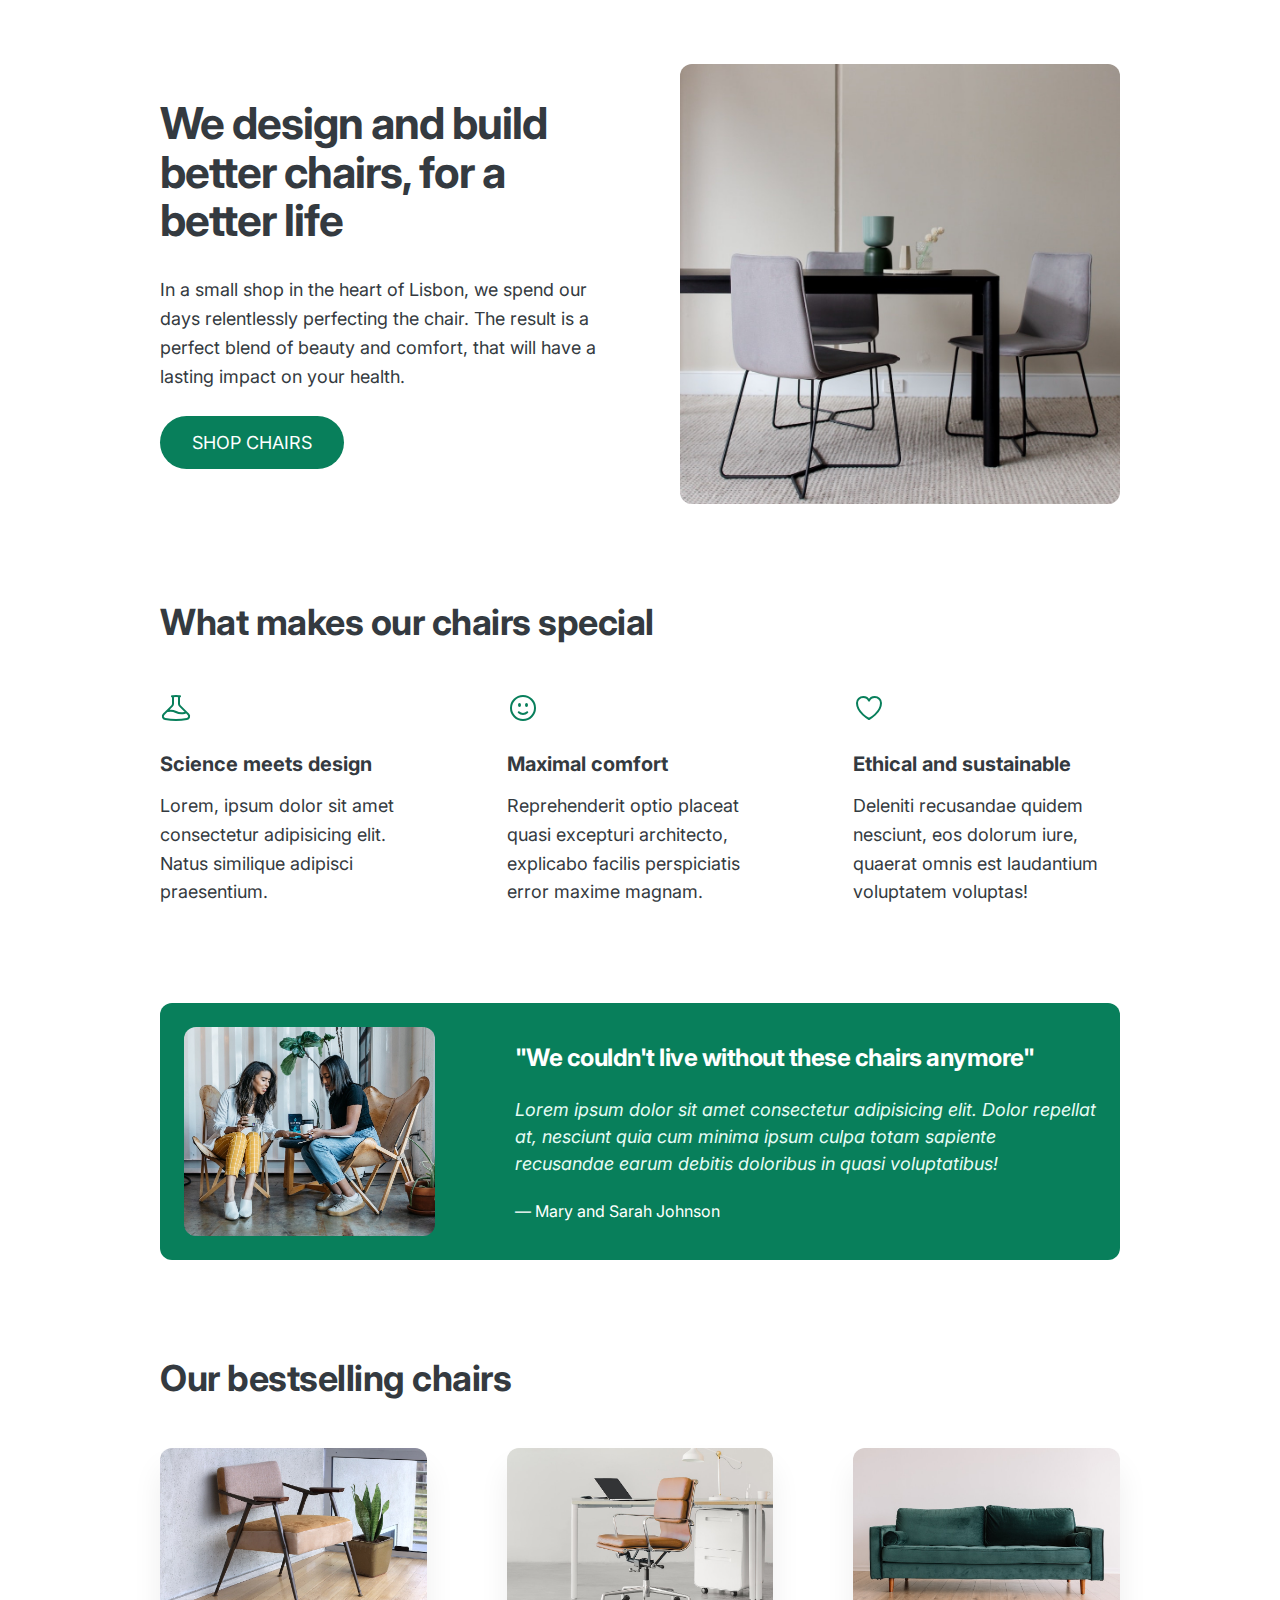
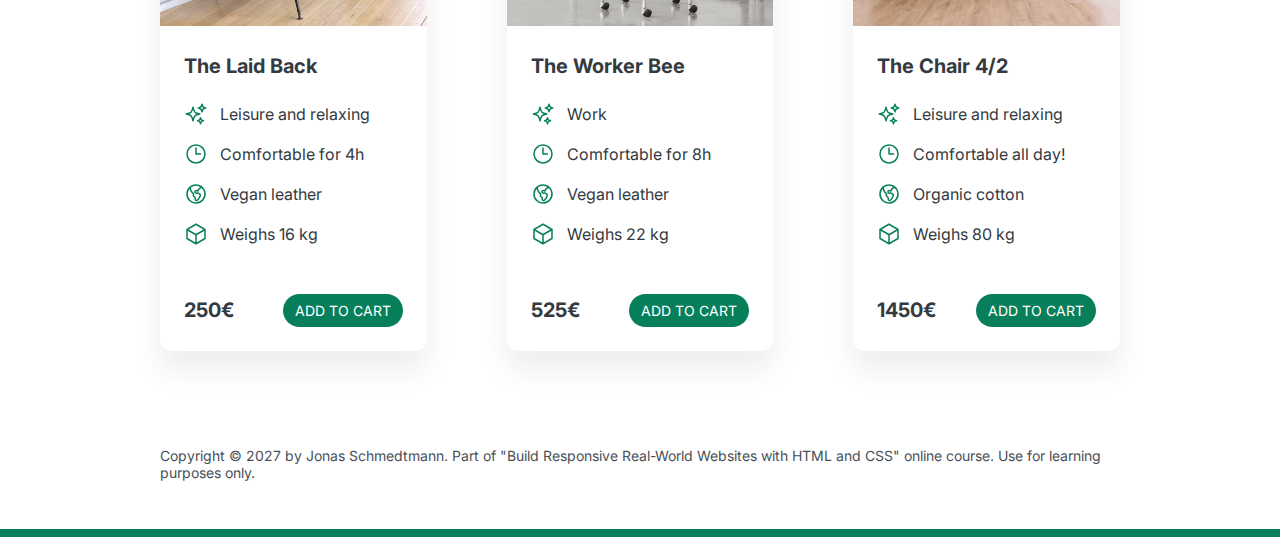
<file: Simple design/index.html>
<!DOCTYPE html>
<html lang="en">
  <head>
    <meta charset="UTF-8" />
    <meta http-equiv="X-UA-Compatible" content="IE=edge" />
    <meta name="viewport" content="width=device-width, initial-scale=1.0" />

    <link rel="preconnect" href="https://fonts.googleapis.com" />
    <link rel="preconnect" href="https://fonts.gstatic.com" crossorigin />
    <link
      href="https://fonts.googleapis.com/css2?family=Inter:wght@400;500;700&display=swap"
      rel="stylesheet"
    />
    <link rel="stylesheet" href="style.css" />
    <title>Lisbon Chair Shop</title>
  </head>
  <body>
    <div class="container">
      <header>
        <div class="header-text-box">
          <h1>We design and build better chairs, for a better life</h1>
          <p class="header-text">
            In a small shop in the heart of Lisbon, we spend our days
            relentlessly perfecting the chair. The result is a perfect blend of
            beauty and comfort, that will have a lasting impact on your health.
          </p>
          <a class="btn btn--big" href="#">Shop chairs</a>
        </div>
        <img src="hero.jpg" alt="Photo" />
      </header>

      <section>
        <h2>What makes our chairs special</h2>
        <div class="grid-3-cols">
          <div>
            <svg
              xmlns="http://www.w3.org/2000/svg"
              fill="none"
              viewBox="0 0 24 24"
              stroke-width="1.5"
              stroke="currentColor"
              class="features-icon"
            >
              <path
                stroke-linecap="round"
                stroke-linejoin="round"
                d="M9.75 3.104v5.714a2.25 2.25 0 01-.659 1.591L5 14.5M9.75 3.104c-.251.023-.501.05-.75.082m.75-.082a24.301 24.301 0 014.5 0m0 0v5.714c0 .597.237 1.17.659 1.591L19.8 15.3M14.25 3.104c.251.023.501.05.75.082M19.8 15.3l-1.57.393A9.065 9.065 0 0112 15a9.065 9.065 0 00-6.23-.693L5 14.5m14.8.8l1.402 1.402c1.232 1.232.65 3.318-1.067 3.611A48.309 48.309 0 0112 21c-2.773 0-5.491-.235-8.135-.687-1.718-.293-2.3-2.379-1.067-3.61L5 14.5"
              />
            </svg>

            <p class="features-title"><strong>Science meets design</strong></p>
            <p class="features-text">
              Lorem, ipsum dolor sit amet consectetur adipisicing elit. Natus
              similique adipisci praesentium.
            </p>
          </div>

          <div>
            <svg
              xmlns="http://www.w3.org/2000/svg"
              fill="none"
              viewBox="0 0 24 24"
              stroke-width="1.5"
              stroke="currentColor"
              class="features-icon"
            >
              <path
                stroke-linecap="round"
                stroke-linejoin="round"
                d="M15.182 15.182a4.5 4.5 0 01-6.364 0M21 12a9 9 0 11-18 0 9 9 0 0118 0zM9.75 9.75c0 .414-.168.75-.375.75S9 10.164 9 9.75 9.168 9 9.375 9s.375.336.375.75zm-.375 0h.008v.015h-.008V9.75zm5.625 0c0 .414-.168.75-.375.75s-.375-.336-.375-.75.168-.75.375-.75.375.336.375.75zm-.375 0h.008v.015h-.008V9.75z"
              />
            </svg>

            <p class="features-title">
              <strong>Maximal comfort</strong>
            </p>
            <p class="features-text">
              Reprehenderit optio placeat quasi excepturi architecto, explicabo
              facilis perspiciatis error maxime magnam.
            </p>
          </div>

          <div>
            <svg
              xmlns="http://www.w3.org/2000/svg"
              fill="none"
              viewBox="0 0 24 24"
              stroke-width="1.5"
              stroke="currentColor"
              class="features-icon"
            >
              <path
                stroke-linecap="round"
                stroke-linejoin="round"
                d="M21 8.25c0-2.485-2.099-4.5-4.688-4.5-1.935 0-3.597 1.126-4.312 2.733-.715-1.607-2.377-2.733-4.313-2.733C5.1 3.75 3 5.765 3 8.25c0 7.22 9 12 9 12s9-4.78 9-12z"
              />
            </svg>

            <p class="features-title">
              <strong>Ethical and sustainable</strong>
            </p>
            <p class="features-text">
              Deleniti recusandae quidem nesciunt, eos dolorum iure, quaerat
              omnis est laudantium voluptatem voluptas!
            </p>
          </div>
        </div>
      </section>

      <section class="testimonial-section">
        <div class="grid-3-cols">
          <img src="customers.jpg" alt="People sitting on chairs" />
          <div class="testimonial-box">
            <h2>"We couldn't live without these chairs anymore"</h2>
            <blockquote class="testimonial-text">
              Lorem ipsum dolor sit amet consectetur adipisicing elit. Dolor
              repellat at, nesciunt quia cum minima ipsum culpa totam sapiente
              recusandae earum debitis doloribus in quasi voluptatibus!
            </blockquote>
            <p class="testimonial-author">&mdash; Mary and Sarah Johnson</p>
          </div>
        </div>
      </section>

      <section>
        <h2>Our bestselling chairs</h2>
        <div class="grid-3-cols">
          <figure class="chair">
            <img src="chair-1.jpg" alt="Chair" />
            <div class="chair-box">
              <h3>The Laid Back</h3>
              <ul class="chair-details">
                <li>
                  <svg
                    xmlns="http://www.w3.org/2000/svg"
                    fill="none"
                    viewBox="0 0 24 24"
                    stroke-width="1.5"
                    stroke="currentColor"
                    class="chair-icon"
                  >
                    <path
                      stroke-linecap="round"
                      stroke-linejoin="round"
                      d="M9.813 15.904L9 18.75l-.813-2.846a4.5 4.5 0 00-3.09-3.09L2.25 12l2.846-.813a4.5 4.5 0 003.09-3.09L9 5.25l.813 2.846a4.5 4.5 0 003.09 3.09L15.75 12l-2.846.813a4.5 4.5 0 00-3.09 3.09zM18.259 8.715L18 9.75l-.259-1.035a3.375 3.375 0 00-2.455-2.456L14.25 6l1.036-.259a3.375 3.375 0 002.455-2.456L18 2.25l.259 1.035a3.375 3.375 0 002.456 2.456L21.75 6l-1.035.259a3.375 3.375 0 00-2.456 2.456zM16.894 20.567L16.5 21.75l-.394-1.183a2.25 2.25 0 00-1.423-1.423L13.5 18.75l1.183-.394a2.25 2.25 0 001.423-1.423l.394-1.183.394 1.183a2.25 2.25 0 001.423 1.423l1.183.394-1.183.394a2.25 2.25 0 00-1.423 1.423z"
                    />
                  </svg>

                  <!-- Span is a generic INLINE text element, it doesn't have any meaning. It's like a div element, but inline -->
                  <span>Leisure and relaxing</span>
                </li>
                <li>
                  <svg
                    xmlns="http://www.w3.org/2000/svg"
                    fill="none"
                    viewBox="0 0 24 24"
                    stroke-width="1.5"
                    stroke="currentColor"
                    class="chair-icon"
                  >
                    <path
                      stroke-linecap="round"
                      stroke-linejoin="round"
                      d="M12 6v6h4.5m4.5 0a9 9 0 11-18 0 9 9 0 0118 0z"
                    />
                  </svg>

                  <span>Comfortable for 4h</span>
                </li>
                <li>
                  <svg
                    xmlns="http://www.w3.org/2000/svg"
                    fill="none"
                    viewBox="0 0 24 24"
                    stroke-width="1.5"
                    stroke="currentColor"
                    class="chair-icon"
                  >
                    <path
                      stroke-linecap="round"
                      stroke-linejoin="round"
                      d="M6.115 5.19l.319 1.913A6 6 0 008.11 10.36L9.75 12l-.387.775c-.217.433-.132.956.21 1.298l1.348 1.348c.21.21.329.497.329.795v1.089c0 .426.24.815.622 1.006l.153.076c.433.217.956.132 1.298-.21l.723-.723a8.7 8.7 0 002.288-4.042 1.087 1.087 0 00-.358-1.099l-1.33-1.108c-.251-.21-.582-.299-.905-.245l-1.17.195a1.125 1.125 0 01-.98-.314l-.295-.295a1.125 1.125 0 010-1.591l.13-.132a1.125 1.125 0 011.3-.21l.603.302a.809.809 0 001.086-1.086L14.25 7.5l1.256-.837a4.5 4.5 0 001.528-1.732l.146-.292M6.115 5.19A9 9 0 1017.18 4.64M6.115 5.19A8.965 8.965 0 0112 3c1.929 0 3.716.607 5.18 1.64"
                    />
                  </svg>

                  <span>Vegan leather</span>
                </li>
                <li>
                  <svg
                    xmlns="http://www.w3.org/2000/svg"
                    fill="none"
                    viewBox="0 0 24 24"
                    stroke-width="1.5"
                    stroke="currentColor"
                    class="chair-icon"
                  >
                    <path
                      stroke-linecap="round"
                      stroke-linejoin="round"
                      d="M21 7.5l-9-5.25L3 7.5m18 0l-9 5.25m9-5.25v9l-9 5.25M3 7.5l9 5.25M3 7.5v9l9 5.25m0-9v9"
                    />
                  </svg>

                  <span>Weighs 16 kg</span>
                </li>
              </ul>
              <div class="chair-price">
                <strong>250€</strong>
                <a href="#" class="btn btn--small">Add to cart</a>
              </div>
            </div>
          </figure>

          <figure class="chair">
            <img src="chair-2.jpg" alt="Chair" />
            <div class="chair-box">
              <h3>The Worker Bee</h3>
              <ul class="chair-details">
                <li>
                  <svg
                    xmlns="http://www.w3.org/2000/svg"
                    fill="none"
                    viewBox="0 0 24 24"
                    stroke-width="1.5"
                    stroke="currentColor"
                    class="chair-icon"
                  >
                    <path
                      stroke-linecap="round"
                      stroke-linejoin="round"
                      d="M9.813 15.904L9 18.75l-.813-2.846a4.5 4.5 0 00-3.09-3.09L2.25 12l2.846-.813a4.5 4.5 0 003.09-3.09L9 5.25l.813 2.846a4.5 4.5 0 003.09 3.09L15.75 12l-2.846.813a4.5 4.5 0 00-3.09 3.09zM18.259 8.715L18 9.75l-.259-1.035a3.375 3.375 0 00-2.455-2.456L14.25 6l1.036-.259a3.375 3.375 0 002.455-2.456L18 2.25l.259 1.035a3.375 3.375 0 002.456 2.456L21.75 6l-1.035.259a3.375 3.375 0 00-2.456 2.456zM16.894 20.567L16.5 21.75l-.394-1.183a2.25 2.25 0 00-1.423-1.423L13.5 18.75l1.183-.394a2.25 2.25 0 001.423-1.423l.394-1.183.394 1.183a2.25 2.25 0 001.423 1.423l1.183.394-1.183.394a2.25 2.25 0 00-1.423 1.423z"
                    />
                  </svg>
                  <span>Work</span>
                </li>
                <li>
                  <svg
                    xmlns="http://www.w3.org/2000/svg"
                    fill="none"
                    viewBox="0 0 24 24"
                    stroke-width="1.5"
                    stroke="currentColor"
                    class="chair-icon"
                  >
                    <path
                      stroke-linecap="round"
                      stroke-linejoin="round"
                      d="M12 6v6h4.5m4.5 0a9 9 0 11-18 0 9 9 0 0118 0z"
                    />
                  </svg>
                  <span>Comfortable for 8h</span>
                </li>
                <li>
                  <svg
                    xmlns="http://www.w3.org/2000/svg"
                    fill="none"
                    viewBox="0 0 24 24"
                    stroke-width="1.5"
                    stroke="currentColor"
                    class="chair-icon"
                  >
                    <path
                      stroke-linecap="round"
                      stroke-linejoin="round"
                      d="M6.115 5.19l.319 1.913A6 6 0 008.11 10.36L9.75 12l-.387.775c-.217.433-.132.956.21 1.298l1.348 1.348c.21.21.329.497.329.795v1.089c0 .426.24.815.622 1.006l.153.076c.433.217.956.132 1.298-.21l.723-.723a8.7 8.7 0 002.288-4.042 1.087 1.087 0 00-.358-1.099l-1.33-1.108c-.251-.21-.582-.299-.905-.245l-1.17.195a1.125 1.125 0 01-.98-.314l-.295-.295a1.125 1.125 0 010-1.591l.13-.132a1.125 1.125 0 011.3-.21l.603.302a.809.809 0 001.086-1.086L14.25 7.5l1.256-.837a4.5 4.5 0 001.528-1.732l.146-.292M6.115 5.19A9 9 0 1017.18 4.64M6.115 5.19A8.965 8.965 0 0112 3c1.929 0 3.716.607 5.18 1.64"
                    />
                  </svg>
                  <span>Vegan leather</span>
                </li>
                <li>
                  <svg
                    xmlns="http://www.w3.org/2000/svg"
                    fill="none"
                    viewBox="0 0 24 24"
                    stroke-width="1.5"
                    stroke="currentColor"
                    class="chair-icon"
                  >
                    <path
                      stroke-linecap="round"
                      stroke-linejoin="round"
                      d="M21 7.5l-9-5.25L3 7.5m18 0l-9 5.25m9-5.25v9l-9 5.25M3 7.5l9 5.25M3 7.5v9l9 5.25m0-9v9"
                    />
                  </svg>
                  <span>Weighs 22 kg</span>
                </li>
              </ul>
              <div class="chair-price">
                <strong>525€</strong>
                <a href="#" class="btn btn--small">Add to cart</a>
              </div>
            </div>
          </figure>

          <figure class="chair">
            <img src="chair-3.jpg" alt="Chair" />
            <div class="chair-box">
              <h3>The Chair 4/2</h3>
              <ul class="chair-details">
                <li>
                  <svg
                    xmlns="http://www.w3.org/2000/svg"
                    fill="none"
                    viewBox="0 0 24 24"
                    stroke-width="1.5"
                    stroke="currentColor"
                    class="chair-icon"
                  >
                    <path
                      stroke-linecap="round"
                      stroke-linejoin="round"
                      d="M9.813 15.904L9 18.75l-.813-2.846a4.5 4.5 0 00-3.09-3.09L2.25 12l2.846-.813a4.5 4.5 0 003.09-3.09L9 5.25l.813 2.846a4.5 4.5 0 003.09 3.09L15.75 12l-2.846.813a4.5 4.5 0 00-3.09 3.09zM18.259 8.715L18 9.75l-.259-1.035a3.375 3.375 0 00-2.455-2.456L14.25 6l1.036-.259a3.375 3.375 0 002.455-2.456L18 2.25l.259 1.035a3.375 3.375 0 002.456 2.456L21.75 6l-1.035.259a3.375 3.375 0 00-2.456 2.456zM16.894 20.567L16.5 21.75l-.394-1.183a2.25 2.25 0 00-1.423-1.423L13.5 18.75l1.183-.394a2.25 2.25 0 001.423-1.423l.394-1.183.394 1.183a2.25 2.25 0 001.423 1.423l1.183.394-1.183.394a2.25 2.25 0 00-1.423 1.423z"
                    />
                  </svg>
                  <span>Leisure and relaxing</span>
                </li>
                <li>
                  <svg
                    xmlns="http://www.w3.org/2000/svg"
                    fill="none"
                    viewBox="0 0 24 24"
                    stroke-width="1.5"
                    stroke="currentColor"
                    class="chair-icon"
                  >
                    <path
                      stroke-linecap="round"
                      stroke-linejoin="round"
                      d="M12 6v6h4.5m4.5 0a9 9 0 11-18 0 9 9 0 0118 0z"
                    />
                  </svg>
                  <span>Comfortable all day!</span>
                </li>
                <li>
                  <svg
                    xmlns="http://www.w3.org/2000/svg"
                    fill="none"
                    viewBox="0 0 24 24"
                    stroke-width="1.5"
                    stroke="currentColor"
                    class="chair-icon"
                  >
                    <path
                      stroke-linecap="round"
                      stroke-linejoin="round"
                      d="M6.115 5.19l.319 1.913A6 6 0 008.11 10.36L9.75 12l-.387.775c-.217.433-.132.956.21 1.298l1.348 1.348c.21.21.329.497.329.795v1.089c0 .426.24.815.622 1.006l.153.076c.433.217.956.132 1.298-.21l.723-.723a8.7 8.7 0 002.288-4.042 1.087 1.087 0 00-.358-1.099l-1.33-1.108c-.251-.21-.582-.299-.905-.245l-1.17.195a1.125 1.125 0 01-.98-.314l-.295-.295a1.125 1.125 0 010-1.591l.13-.132a1.125 1.125 0 011.3-.21l.603.302a.809.809 0 001.086-1.086L14.25 7.5l1.256-.837a4.5 4.5 0 001.528-1.732l.146-.292M6.115 5.19A9 9 0 1017.18 4.64M6.115 5.19A8.965 8.965 0 0112 3c1.929 0 3.716.607 5.18 1.64"
                    />
                  </svg>
                  <span>Organic cotton</span>
                </li>
                <li>
                  <svg
                    xmlns="http://www.w3.org/2000/svg"
                    fill="none"
                    viewBox="0 0 24 24"
                    stroke-width="1.5"
                    stroke="currentColor"
                    class="chair-icon"
                  >
                    <path
                      stroke-linecap="round"
                      stroke-linejoin="round"
                      d="M21 7.5l-9-5.25L3 7.5m18 0l-9 5.25m9-5.25v9l-9 5.25M3 7.5l9 5.25M3 7.5v9l9 5.25m0-9v9"
                    />
                  </svg>
                  <span>Weighs 80 kg</span>
                </li>
              </ul>
              <div class="chair-price">
                <strong>1450€</strong>
                <a href="#" class="btn btn--small">Add to cart</a>
              </div>
            </div>
          </figure>
        </div>
      </section>

      <footer>
        Copyright &copy; 2027 by Jonas Schmedtmann. Part of "Build Responsive
        Real-World Websites with HTML and CSS" online course. Use for learning
        purposes only.
      </footer>
    </div>
  </body>
</html>
</file>
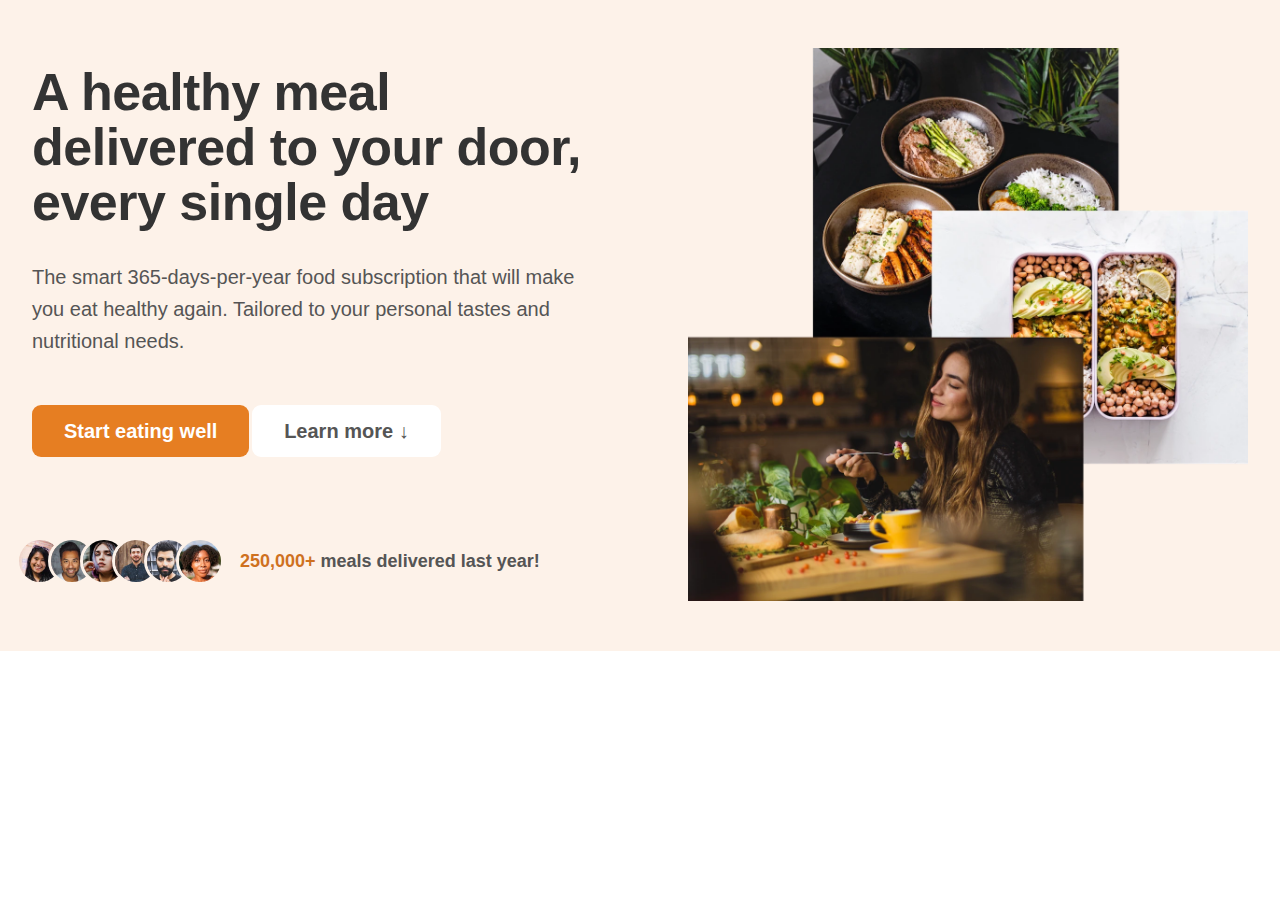
<file: 2-hero-sec/Section.hero.html>
<!DOCTYPE html>
<html lang="en">
  <head>
    <meta charset="UTF-8" />
    <meta http-equiv="X-UA-Compatible" content="IE=edge" />
    <meta name="viewport" content="width=device-width, initial-scale=1.0" />
    <link rel="stylesheet" href="hero.css" />
    <title>Omnifood &mdash; Never cook again!</title>
  </head>
  <body>
    <section class="section-hero">
      <div class="hero">
        <div class="hero-text-box">
          <h1 class="heading-primary">
            A healthy meal delivered to your door, every single day
          </h1>
          <p class="hero-description">
            The smart 365-days-per-year food subscription that will make you eat
            healthy again. Tailored to your personal tastes and nutritional
            needs.
          </p>
          <a href="#" class="btn btn--full margin-right">Start eating well</a>
          <a href="#" class="btn btn--outline">Learn more &darr;</a>
          <div class="delivered-meals">
            <div class="delivered-img">
              <img src="img/customers/customer-1.jpg" alt="customer 1" />
              <img src="img/customers/customer-2.jpg" alt="customer 2" />
              <img src="img/customers/customer-3.jpg" alt="customer 3" />
              <img src="img/customers/customer-4.jpg" alt="customer 4" />
              <img src="img/customers/customer-5.jpg" alt="customer 5" />
              <img src="img/customers/customer-6.jpg" alt="customer 6" />
            </div>
            <p class="delivered-text">
              <span>250,000+</span> meals delivered last year!
            </p>
          </div>
        </div>
        <div class="hero-img-box">
          <picture>
            <source srcset="img/hero.webp" type="image/webp" />
            <source srcset="img/hero-min.png" type="image/png" />
            <img
              src="img/hero-min.png"
              class="hero-img"
              alt="woman enjoying food ,meals in storage container"
            />
          </picture>
        </div>
      </div>
    </section>
  </body>
</html>
</file>
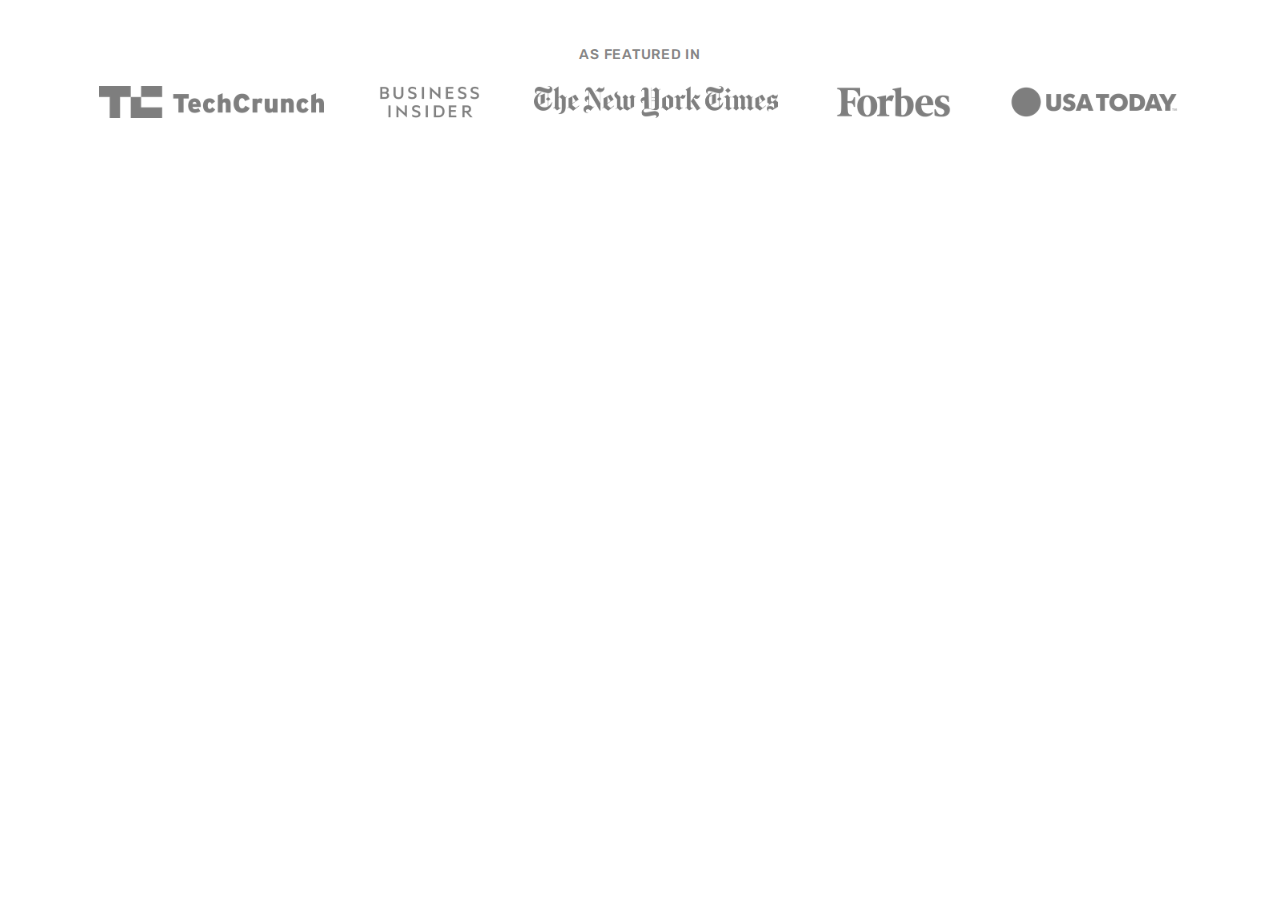
<file: 3-feature-sec/Feature.html>
<!DOCTYPE html>
<html lang="en">
  <head>
    <meta charset="UTF-8" />
    <meta http-equiv="X-UA-Compatible" content="IE=edge" />
    <meta name="viewport" content="width=device-width, initial-scale=1.0" />
    <link rel="stylesheet" href="Feature.css" />
    <link
      href="https://fonts.googleapis.com/css2?family=Rubik:wght@400;500;600;700&display=swap"
      rel="stylesheet"
    />

    <title>Omnifood &mdash; Never cook again!</title>
  </head>
  <body>
    <section class="section-feature">
      <div class="container">
        <h2 class="heading-feature-in">AS FEATURED IN</h2>
        <div class="logos">
          <img src="logos/techcrunch.png" alt="tech crunch logo" />
          <img src="logos/business-insider.png" alt="business insider logo" />
          <img
            src="logos/the-new-york-times.png"
            alt="the new yourk times logo"
          />
          <img src="logos/forbes.png" alt="forbes logo" />
          <img src="logos/usa-today.png" alt="usa today logo" />
        </div>
      </div>
    </section>
  </body>
</html>
</file>
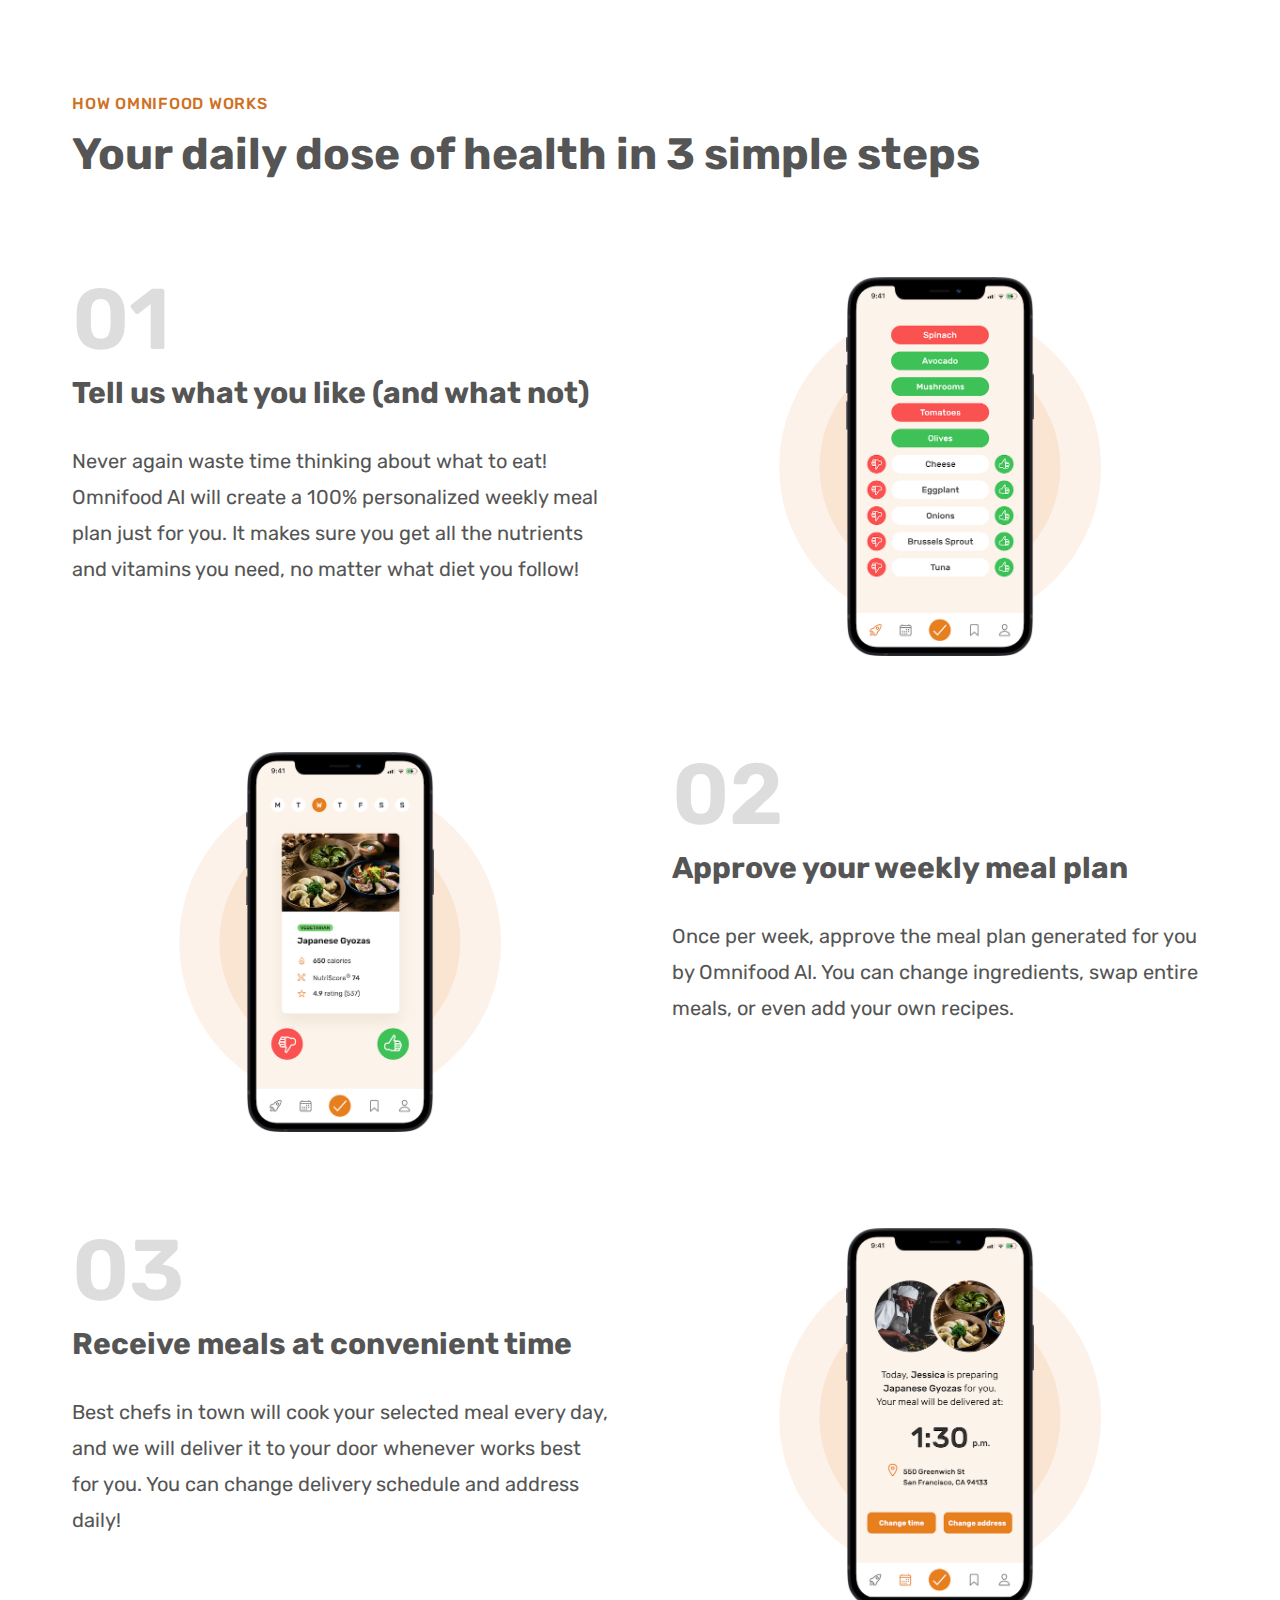
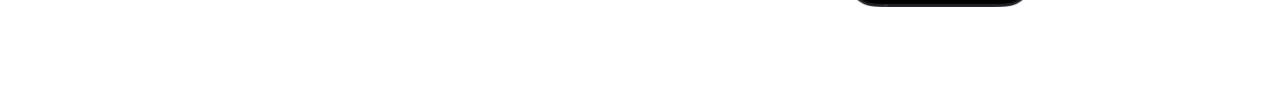
<file: 4-how-Section/how.html>
<!DOCTYPE html>
<html lang="en">
  <head>
    <meta charset="UTF-8" />
    <meta http-equiv="X-UA-Compatible" content="IE=edge" />
    <meta name="viewport" content="width=device-width, initial-scale=1.0" />

    <link rel="stylesheet" href="how.css" />
    <link
      href="https://fonts.googleapis.com/css2?family=Rubik:wght@400;500;600;700&display=swap"
      rel="stylesheet"
    />
    <title>Omnifood &mdash; Never cook again!</title>
  </head>
  <body>
    <section class="section-how" id="how">
      <div class="container">
        <span class="subheading">How Omnifood works </span>
        <h2 class="heading-secondary">
          Your daily dose of health in 3 simple steps
        </h2>
      </div>
      <div class="container grid grid--2-cols grid-center-v">
        <div class="step-text-box">
          <p class="step-number">01</p>
          <h3 class="heading-tertiary">Tell us what you like (and what not)</h3>
          <p class="step-description">
            Never again waste time thinking about what to eat! Omnifood AI will
            create a 100% personalized weekly meal plan just for you. It makes
            sure you get all the nutrients and vitamins you need, no matter what
            diet you follow!
          </p>
        </div>
        <div class="step-img-box">
          <img
            class="step-img"
            src="img/app/app-screen-1.png"
            alt="iphone app prefrences selection screen"
          />
        </div>

        <div class="step-img-box">
          <img
            class="step-img"
            src="img/app/app-screen-2.png"
            alt="iphone app meal approving plan screen"
          />
        </div>
        <div class="step-text-box">
          <p class="step-number">02</p>
          <h3 class="heading-tertiary">Approve your weekly meal plan</h3>
          <p class="step-description">
            Once per week, approve the meal plan generated for you by Omnifood
            AI. You can change ingredients, swap entire meals, or even add your
            own recipes.
          </p>
        </div>
        <div class="step-text-box">
          <p class="step-number">03</p>
          <h3 class="heading-tertiary">Receive meals at convenient time</h3>
          <p class="step-description">
            Best chefs in town will cook your selected meal every day, and we
            will deliver it to your door whenever works best for you. You can
            change delivery schedule and address daily!
          </p>
        </div>
        <div class="step-img-box">
          <img
            class="step-img"
            src="img/app/app-screen-3.png"
            alt="iphone app delivery screen"
          />
        </div>
      </div>
    </section>
  </body>
</html>
</file>
<file: Simple design/style.css>
* {
  margin: 0;
  padding: 0;
  box-sizing: border-box;
}

/* ------------------------ */
/* GENERAL STYLES */
/* ------------------------ */
body {
  font-family: "Inter", sans-serif;
  color: #343a40;
  border-bottom: 8px solid #087f5b;
}

.container {
  width: 960px;
  margin: 0 auto;
}

img {
  border-radius: 12px;
}
header,
section {
  margin-bottom: 96px;
}

h2 {
  margin-bottom: 48px;
  font-size: 36px;
  letter-spacing: -0.5px;
}

.grid-3-cols {
  display: grid;
  grid-template-columns: repeat(3, 1fr);
  column-gap: 80px;
}

.btn:link,
.btn:visited {
  text-decoration: none;
  display: inline-block;
  background-color: #087f5b;
  color: #fff;

  text-transform: uppercase;
  border-radius: 100px;
}
.btn:hover,
.btn:active {
  background-color: #099268;
}

.btn--big {
  padding: 16px 32px;
  font-size: 18px;
}
.btn--small {
  padding: 8px 12px;
  font-size: 14px;
}

/* ------------------------ */
/* COMPONENT STYLES */
/* ------------------------ */

/* HEADER */
header {
  display: grid;
  grid-template-columns: repeat(2, 1fr);
  column-gap: 80px;
  margin-top: 64px;
}

.header-text-box {
  align-self: center;
}

h1 {
  margin-bottom: 32px;
  font-size: 44px;
  line-height: 1.1;
  letter-spacing: -1px;
  /* text-shadow: 5px 5px 10px rgba(0, 0, 0, 0.5); */
}

.header-text {
  margin-bottom: 24px;
  font-size: 18px;
  line-height: 1.6;
}

img {
  width: 100%;
}

/* FEATURES */
.features-icon {
  stroke: #087f5b;
  width: 32px;
  height: 32px;
  margin-bottom: 24px;
}

.features-title {
  margin-bottom: 16px;
  font-size: 20px;
}

.features-text {
  font-size: 18px;
  line-height: 1.6;
}

/* TESTIMONIAL */
.testimonial-section {
  background-color: #087f5b;
  color: #fff;
  padding: 24px;
  border-radius: 12px;
}

.testimonial-box {
  grid-column: 2 / -1;
  align-self: center;
}

.testimonial-box h2 {
  margin-bottom: 24px;
  font-size: 24px;
}

.testimonial-text {
  font-style: italic;
  margin-bottom: 24px;
  font-size: 18px;
  line-height: 1.5;
  color: #e6fcf5;
}
.testimonial-author {
  color: ##c3fae8;
}
/* CHAIRS */
.chair {
  box-shadow: 0px 20px 30px 0px rgba(0, 0, 0, 0.07);
  border-radius: 12px;
}
.chair img {
  border-bottom-left-radius: 0px;
  border-bottom-right-radius: 0px;
}
.chair-box {
  padding: 24px;
}

h3 {
  margin-bottom: 24px;
  font-size: 20px;
}

.chair-details {
  list-style: none;
  margin-bottom: 48px;
}

.chair-details li {
  display: flex;
  align-items: center;
  gap: 12px;
  margin-bottom: 16px;
}

.chair-details li:last-child {
  margin-bottom: 0;
}

.chair-icon {
  stroke: #087f5b;
  width: 24px;
  height: 24px;
}

.chair-price {
  display: flex;
  justify-content: space-between;
  font-size: 20px;
  align-items: center;
}

footer {
  margin-bottom: 48px;
  font-size: 14px;
  color: #495057;
}
</file>
<file: 2-hero-sec/hero.css>
* {
  margin: 0;
  padding: 0;
  box-sizing: border-box;
}
html {
  font-size: 62.5%;
  overflow-x: hidden;
}

body {
  font-family: "rubik", sans-serif;
  font-weight: 400;
  line-height: 1;
  color: #555;
  overflow-x: hidden;
}

.heading-primary {
  font-weight: 700;
  letter-spacing: -0.5px;
  color: #333;
  font-size: 5.2rem;
  line-height: 1.05;
  margin-bottom: 3.2rem;
}

.btn,
.btn:link,
.btn:visited {
  display: inline-block;
  padding: 1.6rem 3.2rem;
  text-decoration: none;
  font-size: 2rem;
  font-weight: 600;
  border-radius: 9px;
  transition: all 0.3s;
}

.btn--full:link,
.btn--full:visited {
  background-color: #e67e22;
  color: #fff;
}

.btn--full:hover,
.btn--full:active {
  background-color: #cf711f;
}

.btn--outline:link,
.btn--outline:visited {
  background-color: #fff;
  color: #555;
}

.btn--outline:hover,
.btn--outline:active {
  background-color: #fdf2e9;
  color: #555;
  box-shadow: inset 0 0 0 3px #fff;
}
/* *********** */

.section-hero {
  background-color: #fdf2e9;
  padding: 4.8rem 0;
}

.hero {
  max-width: 130rem;
  margin: 0 auto;
  display: grid;
  grid-template-columns: 1fr 1fr;
  align-items: center;
  gap: 9.6rem;
  padding: 0 3.2rem;
}

.hero-description {
  font-size: 2rem;
  line-height: 1.6;
  margin-bottom: 4.8rem;
}

.hero-img {
  width: 100%;
}

.delivered-meals {
  display: flex;
  margin-top: 8rem;
  align-items: center;
  gap: 1.6rem;
}
.delivered-img {
  display: flex;
}
.delivered-img img {
  height: 4.8rem;
  height: 4.8rem;
  border: 3px solid #fdf2e9;
  border-radius: 50%;
  margin-left: -1.6rem;
}

.delivered-text {
  font-size: 1.8rem;
  font-weight: 600;
}
.delivered-text span {
  color: #cf711f;
  font-weight: 700;
}
</file>
<file: 3-feature-sec/Feature.css>
* {
  margin: 0;
  padding: 0;
  box-sizing: border-box;
}
html {
  font-size: 62.5%;
  overflow-x: hidden;
}

body {
  font-family: "rubik", sans-serif;
  font-weight: 400;
  line-height: 1;
  color: #555;
  overflow-x: hidden;
}

.section-feature {
  padding: 4.8rem 0;
}
.heading-feature-in {
  font-size: 1.4rem;
  letter-spacing: 0.75px;
  font-weight: 500;
  color: #888;
  text-transform: uppercase;
  text-align: center;
  margin-bottom: 2.4rem;
}
.logos {
  display: flex;
  justify-content: space-around;
}
.logos img {
  height: 3.2rem;
  filter: brightness(0);
  opacity: 50%;
}
.container {
  max-width: 120rem;
  margin: 0 auto;
  padding: 0 3.2rem;
}
</file>
<file: 4-how-Section/how.css>
* {
  margin: 0;
  padding: 0;
  box-sizing: border-box;
}
html {
  font-size: 62.5%;
  overflow-x: hidden;
}

body {
  font-family: "rubik", sans-serif;
  font-weight: 400;
  line-height: 1;
  color: #555;
  overflow-x: hidden;
}

.section-how {
  padding: 9.6rem 0;
}
.step-number {
  font-size: 8.6rem;
  font-weight: 600;
  color: #ddd;
  margin-bottom: 1.2rem;
}

.step-description {
  font-size: 2rem;
  line-height: 1.8;
}
.step-img {
  width: 35%;
}
.step-img-box {
  display: flex;
  align-items: center;
  justify-content: center;
  position: relative;
}
.step-img-box::after,
.step-img-box::before {
  content: "";
  display: block;
  position: absolute;
  left: 50%;
  top: 50%;
  transform: translate(-50%, -50%);
  border-radius: 50%;
}
.step-img-box::before {
  background-color: #fdf2e9;
  padding-bottom: 60%;
  width: 60%;
  z-index: -2;
}
.step-img-box::after {
  background-color: #fae5d3;
  padding-bottom: 45%;
  width: 45%;
  z-index: -1;
}

.container {
  max-width: 120rem;
  margin: 0 auto;
  padding: 0 3.2rem;
}
.grid {
  display: grid;
  column-gap: 6.4rem;
  row-gap: 9.6rem;
}
.grid:not(:last-child) {
  margin-bottom: 9.6rem;
}
.grid--2-cols {
  grid-template-columns: repeat(2, 1fr);
}

.heading-secondary .heading-tertiary {
  font-weight: 700;
  letter-spacing: -0.5px;
  color: #333;
}
.heading-secondary {
  font-size: 4.4rem;
  line-height: 1.2;
  margin-bottom: 9.6rem;
}
.heading-tertiary {
  font-size: 3rem;
  line-height: 1.2;
  margin-bottom: 3.2rem;
}
.subheading {
  display: block;
  font-size: 1.6rem;
  font-weight: 500;
  letter-spacing: 0.75px;
  color: #cf711f;
  text-transform: uppercase;
  margin-bottom: 1.6rem;
}
</file>
